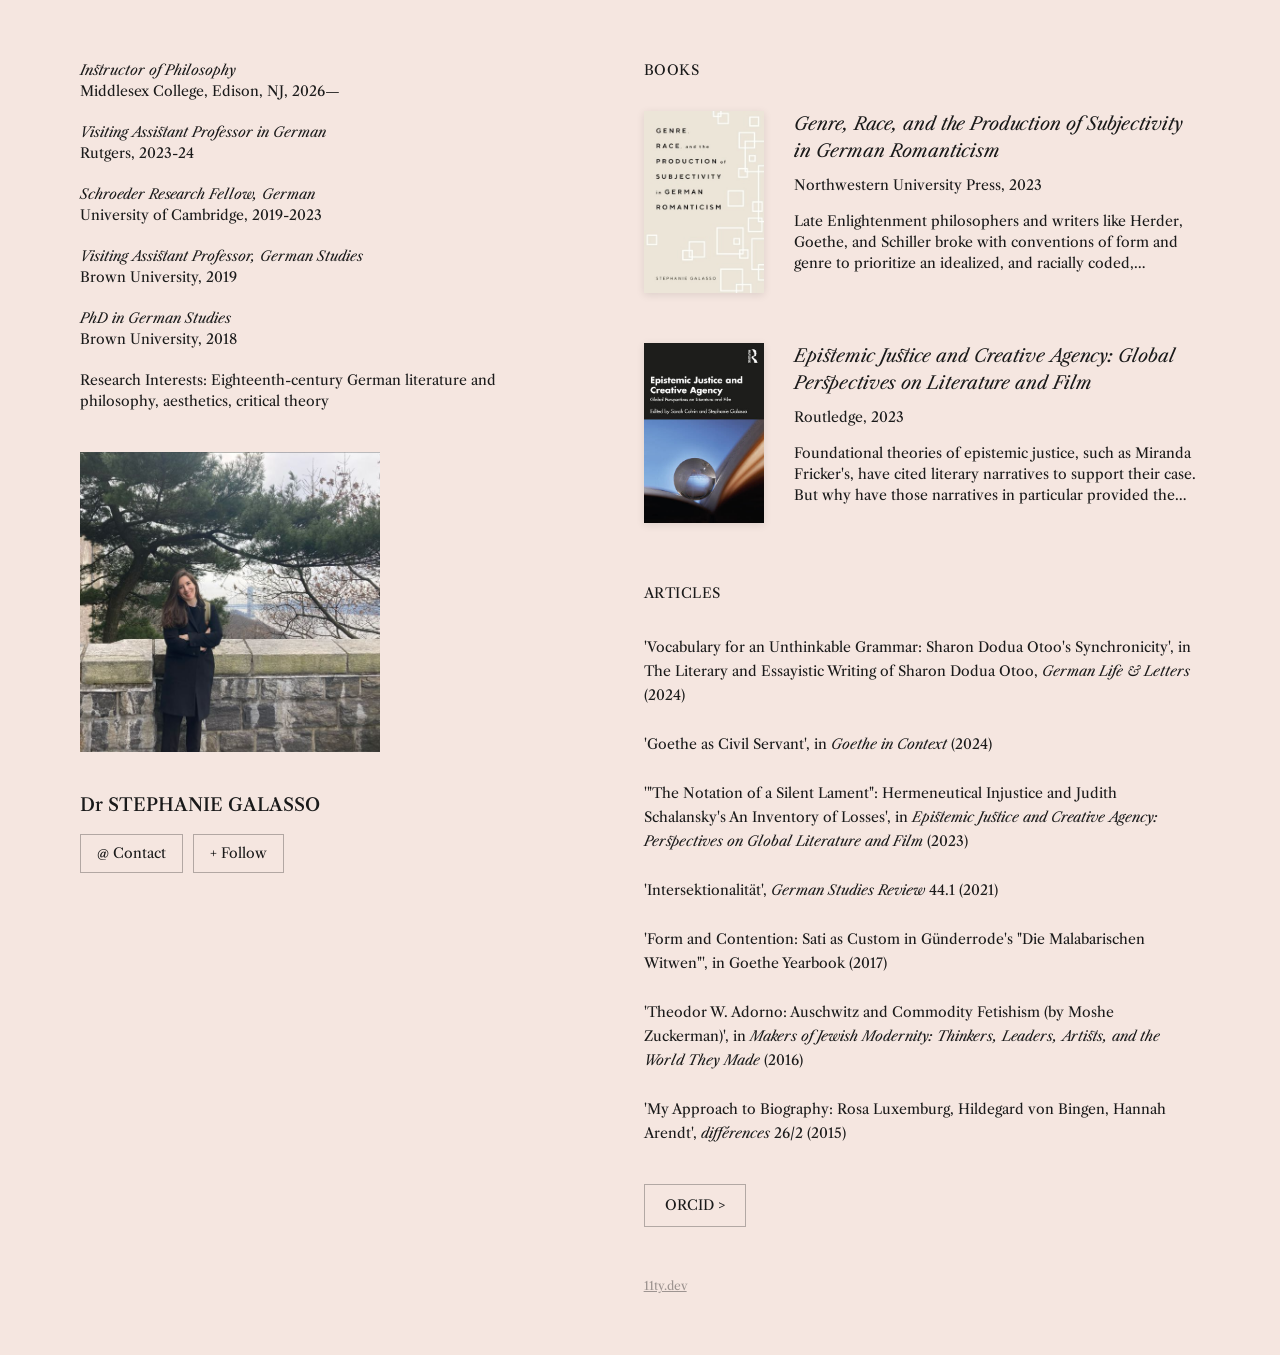
<file: index.html>
<!DOCTYPE html>
<html lang="en">
<head>
  <meta charset="UTF-8">
  <meta name="viewport" content="width=device-width, initial-scale=1.0">
  <title>Home - Stephanie Galasso</title>
  <link rel="preconnect" href="https://fonts.googleapis.com">
  <link rel="preconnect" href="https://fonts.gstatic.com" crossorigin>
  <link href="https://fonts.googleapis.com/css2?family=Libre+Caslon+Text:ital,wght@0,400;0,700;1,400&display=swap" rel="stylesheet">
  <link rel="stylesheet" href="/css/style.css">
</head>
<body>
  
<div class="container">
  <div class="homepage">
    <div class="bio-section">
      <div class="bio-text">
        <p><em>Instructor of Philosophy</em><br>
        Middlesex College, Edison, NJ, 2026—</p>
        
        <p><em>Visiting Assistant Professor in German</em><br>
        Rutgers, 2023-24</p>
        
        <p><em>Schroeder Research Fellow, German</em><br>
        University of Cambridge, 2019-2023</p>
        
        <p><em>Visiting Assistant Professor, German Studies</em><br>
        Brown University, 2019</p>
        
        <p><em>PhD in German Studies</em><br>
        Brown University, 2018</p>
        
        <p>Research Interests: Eighteenth-century German literature and philosophy, aesthetics, critical theory</p>
      </div>

      <div class="author-photo">
        <img src="/images/author-photo.jpg" alt="Dr Stephanie Galasso">
      </div>
      
      <div class="contact">
        <strong>Dr STEPHANIE GALASSO</strong>
        <div class="button-group">
          <a href="mailto:stephanielgalasso@gmail.com" class="btn-minimal">@ Contact</a>
          <a href="about:blank" target="_blank" class="btn-minimal">+ Follow</a>
        </div>
      </div>
      
    </div>
    
    <div class="collections-section">
      <h2>BOOKS</h2>
      <ul class="books-list">
        
        <li class="book-item">
          <a href="/books/2023/" class="book-link">
            <div class="book-content">
              
              <div class="book-image">
                <img src="/images/book-cover.jpg" alt="Genre, Race, and the Production of Subjectivity in German Romanticism">
              </div>
              
              <div class="book-info">
                <h3>Genre, Race, and the Production of Subjectivity in German Romanticism<span class="arrow-hover"> →</span></h3>
                <p>Northwestern University Press, 2023</p>
                
                <div class="book-description">Late Enlightenment philosophers and writers like Herder, Goethe, and Schiller broke with conventions of form and genre to prioritize an idealized, and racially coded, universality. Newly translated......</div>
                
              </div>
            </div>
          </a>
        </li>
        
        <li class="book-item">
          <a href="/books/2023b/" class="book-link">
            <div class="book-content">
              
              <div class="book-image">
                <img src="/images/book-cover-2023b.jpg" alt="Epistemic Justice and Creative Agency: Global Perspectives on Literature and Film">
              </div>
              
              <div class="book-info">
                <h3>Epistemic Justice and Creative Agency: Global Perspectives on Literature and Film<span class="arrow-hover"> →</span></h3>
                <p>Routledge, 2023</p>
                
                <div class="book-description">Foundational theories of epistemic justice, such as Miranda Fricker&#39;s, have cited literary narratives to support their case. But why have those narratives in particular provided the resource that was......</div>
                
              </div>
            </div>
          </a>
        </li>
        
      </ul>
      
      <div class="section-divider"></div>
      
      <h2>ARTICLES</h2>
      <ul class="articles-list">
        
        <li class="article-item">
          <a href="/articles/2024/" class="article-link">
            <span class="article-title">
              'Vocabulary for an Unthinkable Grammar: Sharon Dodua Otoo&#39;s Synchronicity', in The Literary and Essayistic Writing of Sharon Dodua Otoo, <em>German Life &amp; Letters</em> (2024)<span class="arrow-hover"> →</span>
            </span>
          </a>
        </li>
        
        <li class="article-item">
          <a href="/articles/2024b/" class="article-link">
            <span class="article-title">
              'Goethe as Civil Servant', in <em>Goethe in Context</em> (2024)<span class="arrow-hover"> →</span>
            </span>
          </a>
        </li>
        
        <li class="article-item">
          <a href="/articles/2023/" class="article-link">
            <span class="article-title">
              '&quot;The Notation of a Silent Lament&quot;: Hermeneutical Injustice and Judith Schalansky&#39;s An Inventory of Losses', in <em>Epistemic Justice and Creative Agency: Perspectives on Global Literature and Film</em> (2023)<span class="arrow-hover"> →</span>
            </span>
          </a>
        </li>
        
        <li class="article-item">
          <a href="/articles/2021/" class="article-link">
            <span class="article-title">
              'Intersektionalität', <em>German Studies Review</em> 44.1 (2021)<span class="arrow-hover"> →</span>
            </span>
          </a>
        </li>
        
        <li class="article-item">
          <a href="/articles/2017/" class="article-link">
            <span class="article-title">
              'Form and Contention: Sati as Custom in Günderrode&#39;s &quot;Die Malabarischen Witwen&quot;', in Goethe Yearbook (2017)<span class="arrow-hover"> →</span>
            </span>
          </a>
        </li>
        
        <li class="article-item">
          <a href="/articles/2016/" class="article-link">
            <span class="article-title">
              'Theodor W. Adorno: Auschwitz and Commodity Fetishism (by Moshe Zuckerman)', in <em>Makers of Jewish Modernity: Thinkers, Leaders, Artists, and the World They Made</em> (2016)<span class="arrow-hover"> →</span>
            </span>
          </a>
        </li>
        
        <li class="article-item">
          <a href="/articles/2015/" class="article-link">
            <span class="article-title">
              'My Approach to Biography: Rosa Luxemburg, Hildegard von Bingen, Hannah Arendt', <em>différences</em> 26/2 (2015)<span class="arrow-hover"> →</span>
            </span>
          </a>
        </li>
        
      </ul>
      
      <div class="orcid-link">
        <a href="https://orcid.org" target="_blank" class="btn-orcid">ORCID ></a>
      </div>

      <div class="site-footer">
        <a href="https://11ty.dev" target="_blank" class="text-link">11ty.dev</a>
      </div>
    </div>
  </div>
</div>


</body>
</html>
</file>
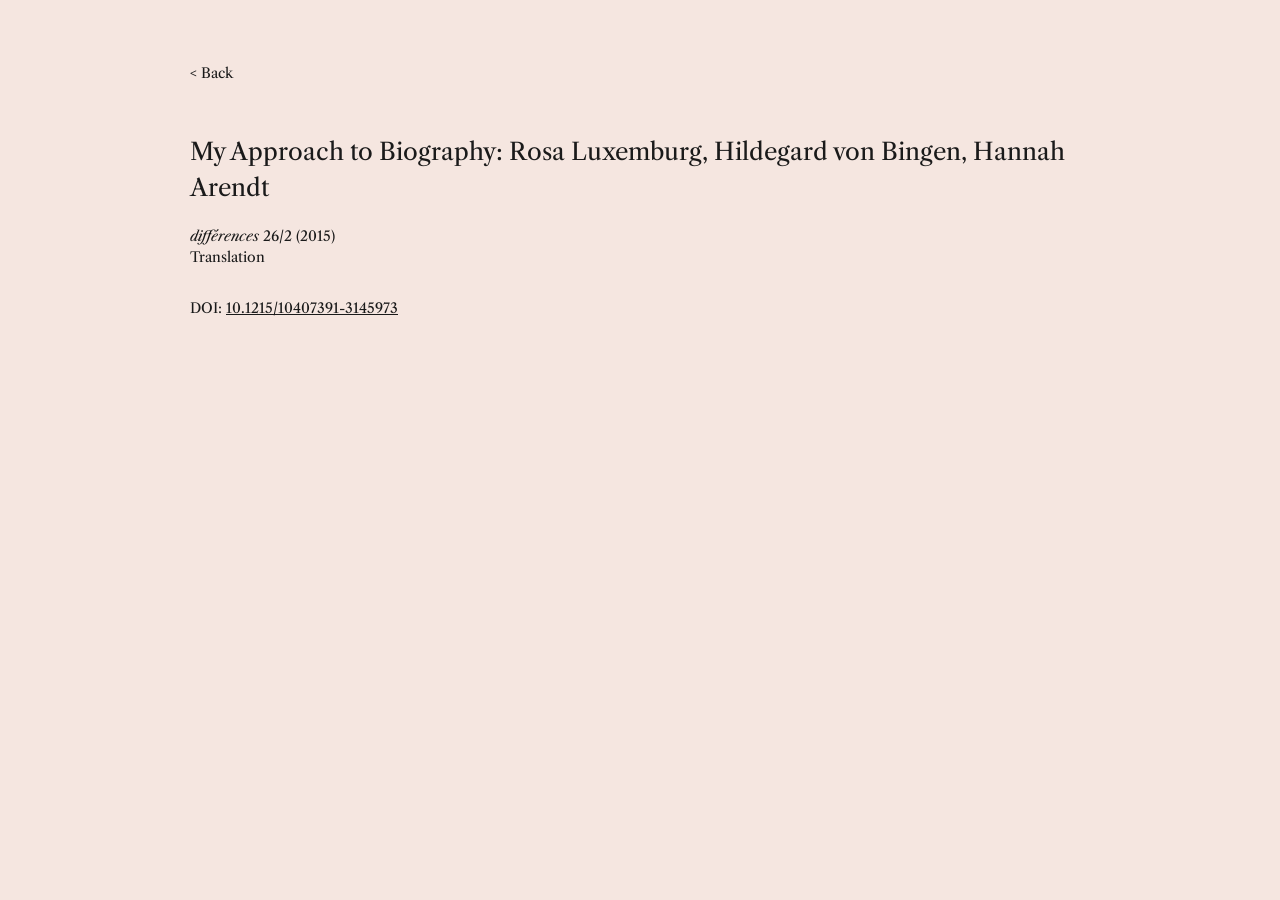
<file: articles/2015/index.html>
<!DOCTYPE html>
<html lang="en">
<head>
  <meta charset="UTF-8">
  <meta name="viewport" content="width=device-width, initial-scale=1.0">
  <title>My Approach to Biography: Rosa Luxemburg, Hildegard von Bingen, Hannah Arendt - Stephanie Galasso</title>
  <link rel="preconnect" href="https://fonts.googleapis.com">
  <link rel="preconnect" href="https://fonts.gstatic.com" crossorigin>
  <link href="https://fonts.googleapis.com/css2?family=Libre+Caslon+Text:ital,wght@0,400;0,700;1,400&display=swap" rel="stylesheet">
  <link rel="stylesheet" href="/css/style.css">
</head>
<body>
  
<div class="container">
  <div class="post-page">
    <a href="/" class="back-button">< Back</a>
    
    <div class="post-content no-image">
      
      
      <div class="post-info">
        
        
        <h1 class="article-title">My Approach to Biography: Rosa Luxemburg, Hildegard von Bingen, Hannah Arendt</h1>
        
        
        <div class="meta">
          
            
            <em>différences</em> 26/2 (2015)
          
          
          
            <br><span class="type">Translation</span>
          
        </div>
        
        
        
        
        
        
        <div class="doi">
          DOI: <a href="" target="_blank" class="text-link">10.1215/10407391-3145973</a>
        </div>
        
      </div>
    </div>
  </div>
</div>


</body>
</html>
</file>
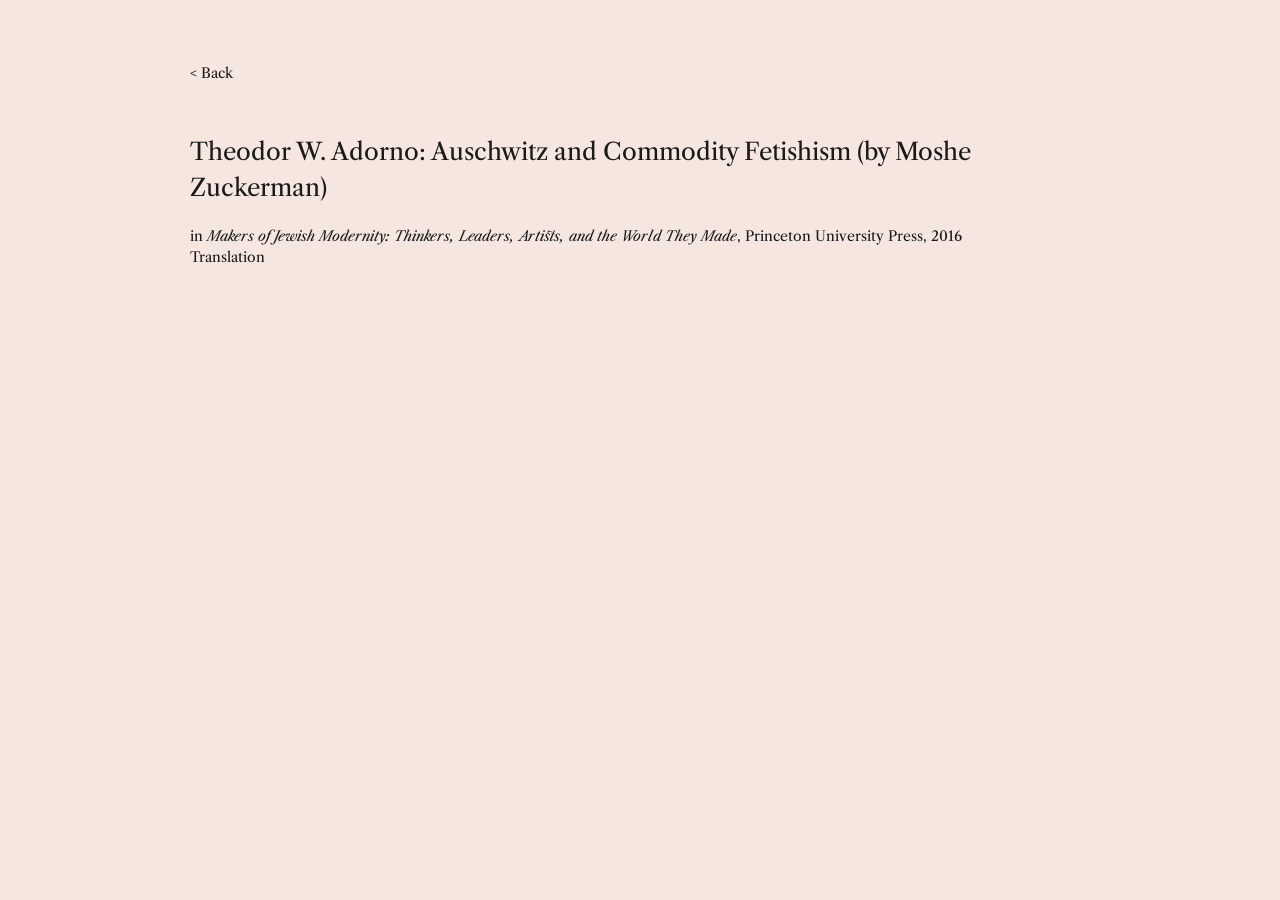
<file: articles/2016/index.html>
<!DOCTYPE html>
<html lang="en">
<head>
  <meta charset="UTF-8">
  <meta name="viewport" content="width=device-width, initial-scale=1.0">
  <title>Theodor W. Adorno: Auschwitz and Commodity Fetishism (by Moshe Zuckerman) - Stephanie Galasso</title>
  <link rel="preconnect" href="https://fonts.googleapis.com">
  <link rel="preconnect" href="https://fonts.gstatic.com" crossorigin>
  <link href="https://fonts.googleapis.com/css2?family=Libre+Caslon+Text:ital,wght@0,400;0,700;1,400&display=swap" rel="stylesheet">
  <link rel="stylesheet" href="/css/style.css">
</head>
<body>
  
<div class="container">
  <div class="post-page">
    <a href="/" class="back-button">< Back</a>
    
    <div class="post-content no-image">
      
      
      <div class="post-info">
        
        
        <h1 class="article-title">Theodor W. Adorno: Auschwitz and Commodity Fetishism (by Moshe Zuckerman)</h1>
        
        
        <div class="meta">
          
            
            in <em>Makers of Jewish Modernity: Thinkers, Leaders, Artists, and the World They Made</em>, Princeton University Press, 2016
          
          
          
            <br><span class="type">Translation</span>
          
        </div>
        
        
        
        
        
        
      </div>
    </div>
  </div>
</div>


</body>
</html>
</file>
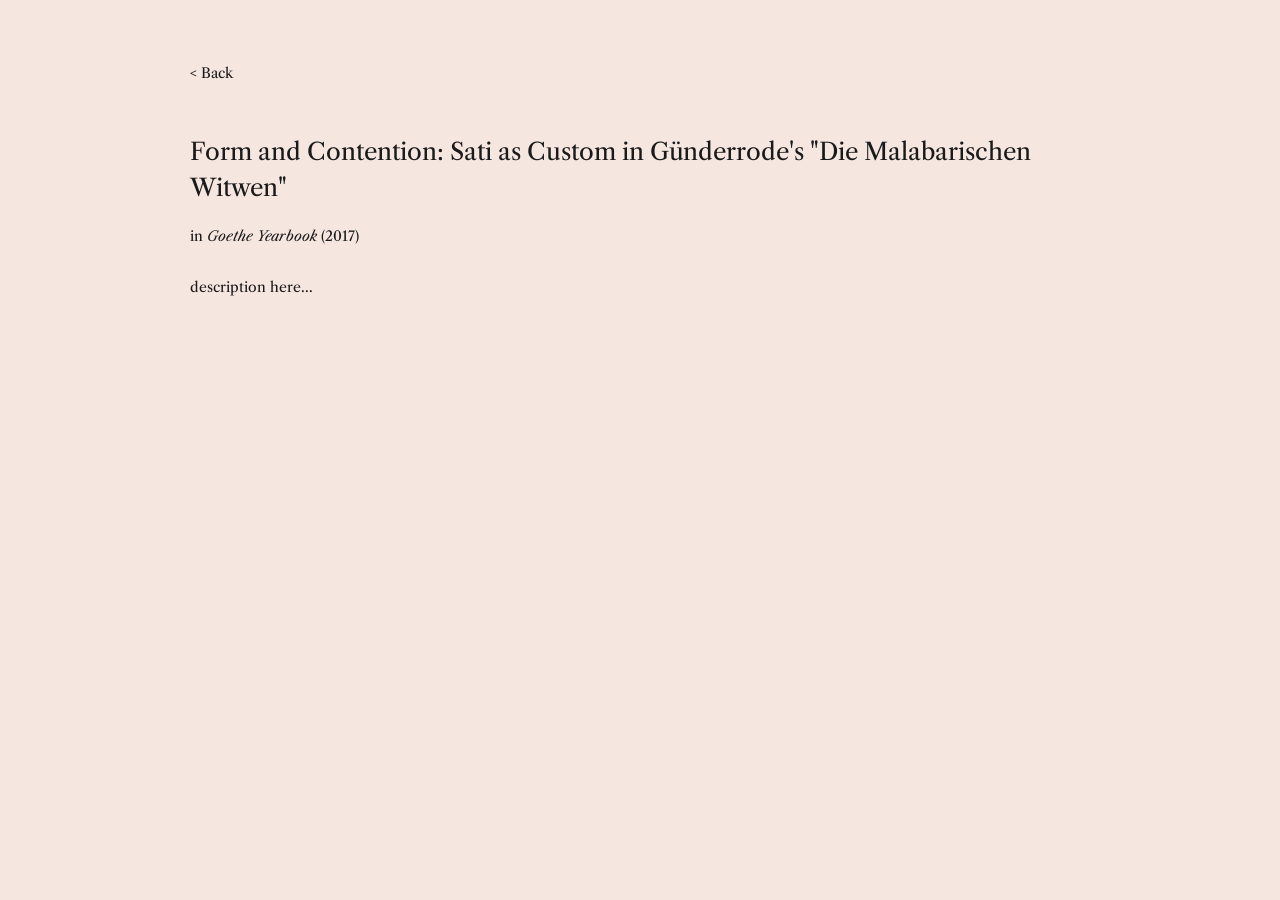
<file: articles/2017/index.html>
<!DOCTYPE html>
<html lang="en">
<head>
  <meta charset="UTF-8">
  <meta name="viewport" content="width=device-width, initial-scale=1.0">
  <title>Form and Contention: Sati as Custom in Günderrode&#39;s &quot;Die Malabarischen Witwen&quot; - Stephanie Galasso</title>
  <link rel="preconnect" href="https://fonts.googleapis.com">
  <link rel="preconnect" href="https://fonts.gstatic.com" crossorigin>
  <link href="https://fonts.googleapis.com/css2?family=Libre+Caslon+Text:ital,wght@0,400;0,700;1,400&display=swap" rel="stylesheet">
  <link rel="stylesheet" href="/css/style.css">
</head>
<body>
  
<div class="container">
  <div class="post-page">
    <a href="/" class="back-button">< Back</a>
    
    <div class="post-content no-image">
      
      
      <div class="post-info">
        
        
        <h1 class="article-title">Form and Contention: Sati as Custom in Günderrode&#39;s &quot;Die Malabarischen Witwen&quot;</h1>
        
        
        <div class="meta">
          
            
            in <em>Goethe Yearbook</em> (2017)
          
          
          
        </div>
        
        
        <div class="description">
          description here...
        </div>
        
        
        
        
        
      </div>
    </div>
  </div>
</div>


</body>
</html>
</file>
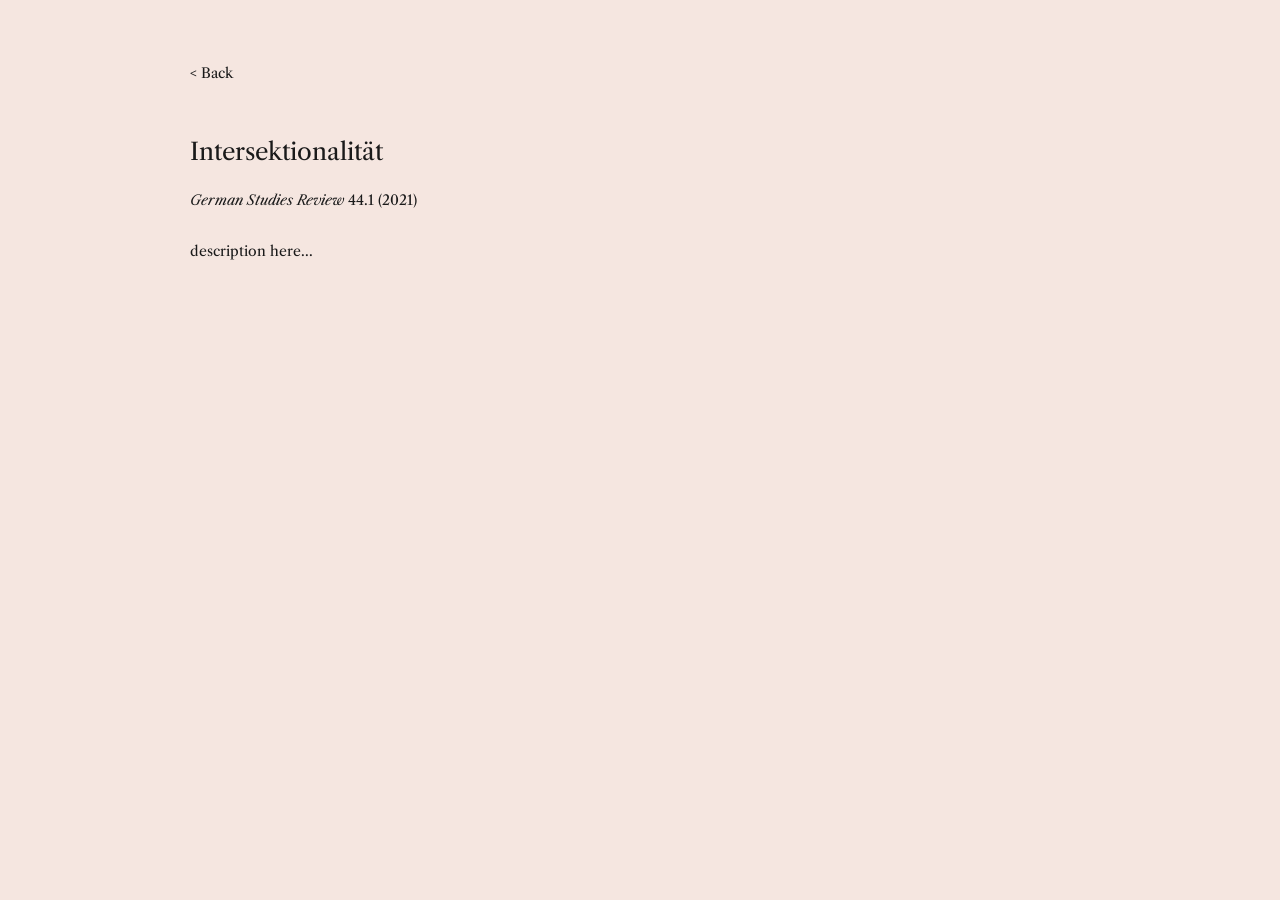
<file: articles/2021/index.html>
<!DOCTYPE html>
<html lang="en">
<head>
  <meta charset="UTF-8">
  <meta name="viewport" content="width=device-width, initial-scale=1.0">
  <title>Intersektionalität - Stephanie Galasso</title>
  <link rel="preconnect" href="https://fonts.googleapis.com">
  <link rel="preconnect" href="https://fonts.gstatic.com" crossorigin>
  <link href="https://fonts.googleapis.com/css2?family=Libre+Caslon+Text:ital,wght@0,400;0,700;1,400&display=swap" rel="stylesheet">
  <link rel="stylesheet" href="/css/style.css">
</head>
<body>
  
<div class="container">
  <div class="post-page">
    <a href="/" class="back-button">< Back</a>
    
    <div class="post-content no-image">
      
      
      <div class="post-info">
        
        
        <h1 class="article-title">Intersektionalität</h1>
        
        
        <div class="meta">
          
            
            <em>German Studies Review</em> 44.1 (2021)
          
          
          
        </div>
        
        
        <div class="description">
          description here...
        </div>
        
        
        
        
        
      </div>
    </div>
  </div>
</div>


</body>
</html>
</file>
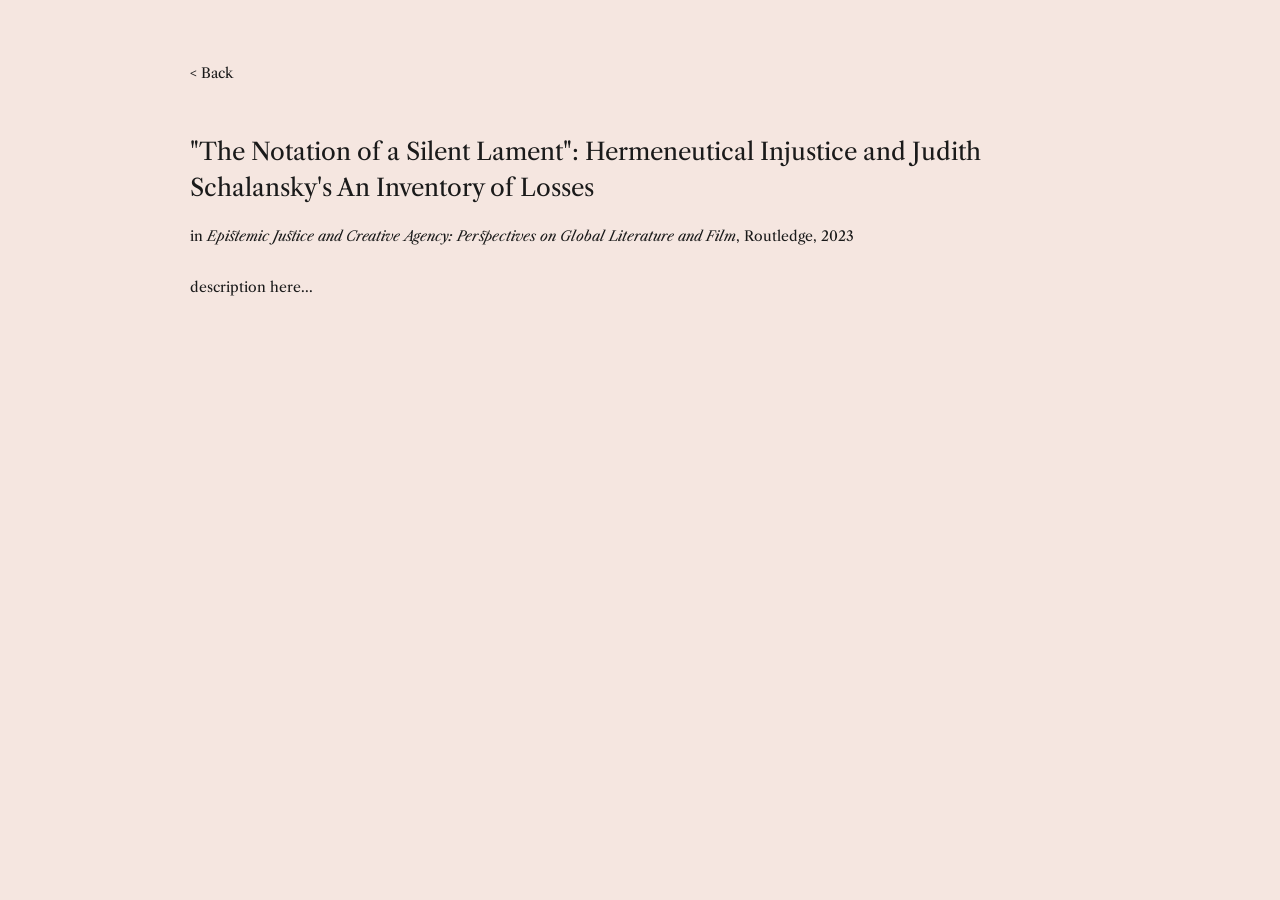
<file: articles/2023/index.html>
<!DOCTYPE html>
<html lang="en">
<head>
  <meta charset="UTF-8">
  <meta name="viewport" content="width=device-width, initial-scale=1.0">
  <title>&quot;The Notation of a Silent Lament&quot;: Hermeneutical Injustice and Judith Schalansky&#39;s An Inventory of Losses - Stephanie Galasso</title>
  <link rel="preconnect" href="https://fonts.googleapis.com">
  <link rel="preconnect" href="https://fonts.gstatic.com" crossorigin>
  <link href="https://fonts.googleapis.com/css2?family=Libre+Caslon+Text:ital,wght@0,400;0,700;1,400&display=swap" rel="stylesheet">
  <link rel="stylesheet" href="/css/style.css">
</head>
<body>
  
<div class="container">
  <div class="post-page">
    <a href="/" class="back-button">< Back</a>
    
    <div class="post-content no-image">
      
      
      <div class="post-info">
        
        
        <h1 class="article-title">&quot;The Notation of a Silent Lament&quot;: Hermeneutical Injustice and Judith Schalansky&#39;s An Inventory of Losses</h1>
        
        
        <div class="meta">
          
            
            in <em>Epistemic Justice and Creative Agency: Perspectives on Global Literature and Film</em>, Routledge, 2023
          
          
          
        </div>
        
        
        <div class="description">
          description here...
        </div>
        
        
        
        
        
      </div>
    </div>
  </div>
</div>


</body>
</html>
</file>
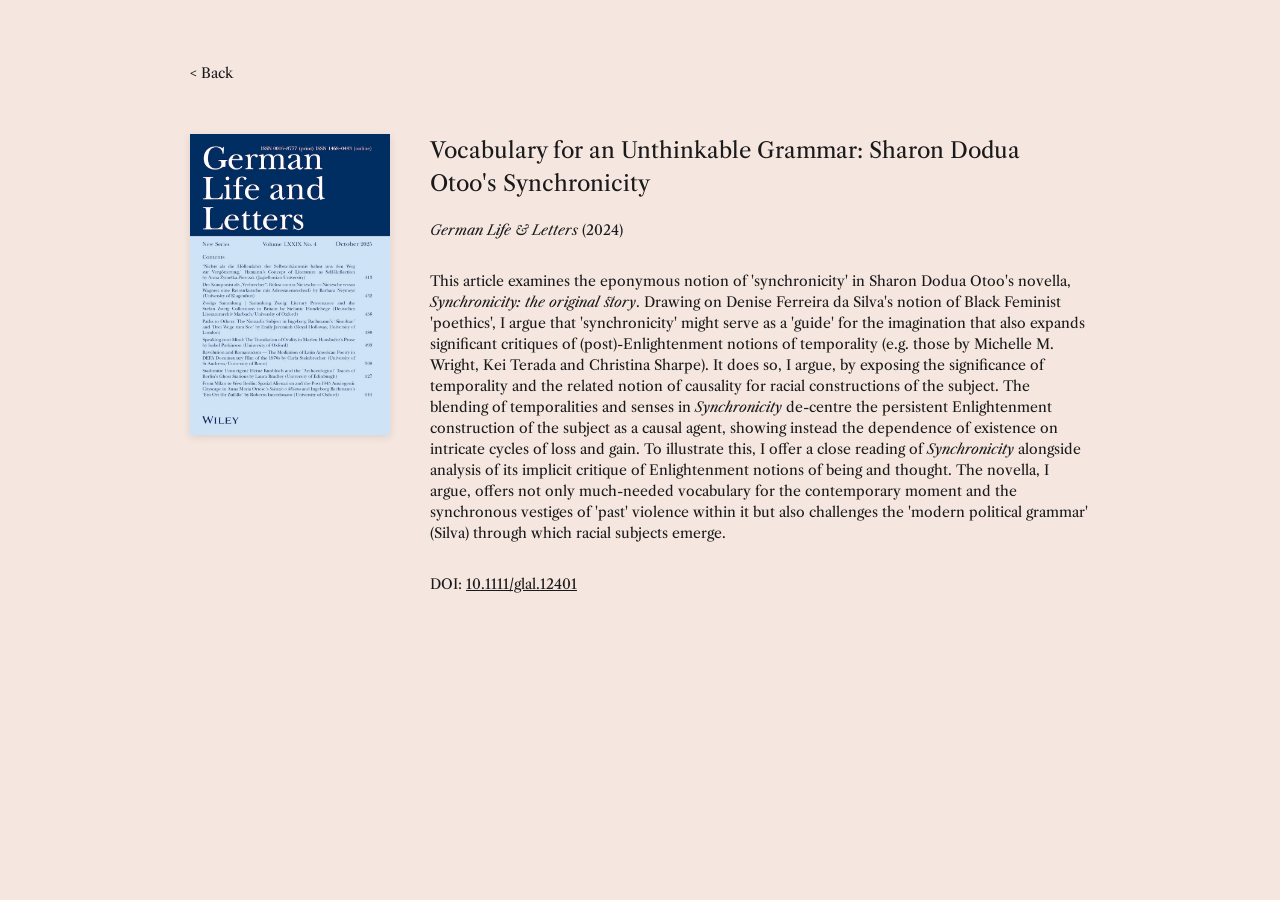
<file: articles/2024/index.html>
<!DOCTYPE html>
<html lang="en">
<head>
  <meta charset="UTF-8">
  <meta name="viewport" content="width=device-width, initial-scale=1.0">
  <title>Vocabulary for an Unthinkable Grammar: Sharon Dodua Otoo&#39;s Synchronicity - Stephanie Galasso</title>
  <link rel="preconnect" href="https://fonts.googleapis.com">
  <link rel="preconnect" href="https://fonts.gstatic.com" crossorigin>
  <link href="https://fonts.googleapis.com/css2?family=Libre+Caslon+Text:ital,wght@0,400;0,700;1,400&display=swap" rel="stylesheet">
  <link rel="stylesheet" href="/css/style.css">
</head>
<body>
  
<div class="container">
  <div class="post-page">
    <a href="/" class="back-button">< Back</a>
    
    <div class="post-content ">
      
      <div class="post-image">
        <img src="/images/german-life-letters.jpg" alt="Vocabulary for an Unthinkable Grammar: Sharon Dodua Otoo&#39;s Synchronicity">
      </div>
      
      
      <div class="post-info">
        
        
        <h1 class="article-title">Vocabulary for an Unthinkable Grammar: Sharon Dodua Otoo&#39;s Synchronicity</h1>
        
        
        <div class="meta">
          
            
            <em>German Life &amp; Letters</em> (2024)
          
          
          
        </div>
        
        
        <div class="description">
          This article examines the eponymous notion of 'synchronicity' in Sharon Dodua Otoo's novella, <em>Synchronicity: the original story</em>. Drawing on Denise Ferreira da Silva's notion of Black Feminist 'poethics', I argue that 'synchronicity' might serve as a 'guide' for the imagination that also expands significant critiques of (post)-Enlightenment notions of temporality (e.g. those by Michelle M. Wright, Kei Terada and Christina Sharpe). It does so, I argue, by exposing the significance of temporality and the related notion of causality for racial constructions of the subject. The blending of temporalities and senses in <em>Synchronicity</em> de-centre the persistent Enlightenment construction of the subject as a causal agent, showing instead the dependence of existence on intricate cycles of loss and gain. To illustrate this, I offer a close reading of <em>Synchronicity</em> alongside analysis of its implicit critique of Enlightenment notions of being and thought. The novella, I argue, offers not only much-needed vocabulary for the contemporary moment and the synchronous vestiges of 'past' violence within it but also challenges the 'modern political grammar' (Silva) through which racial subjects emerge.
        </div>
        
        
        
        
        
        <div class="doi">
          DOI: <a href="https://doi.org/10.1111/glal.12401" target="_blank" class="text-link">10.1111/glal.12401</a>
        </div>
        
      </div>
    </div>
  </div>
</div>


</body>
</html>
</file>
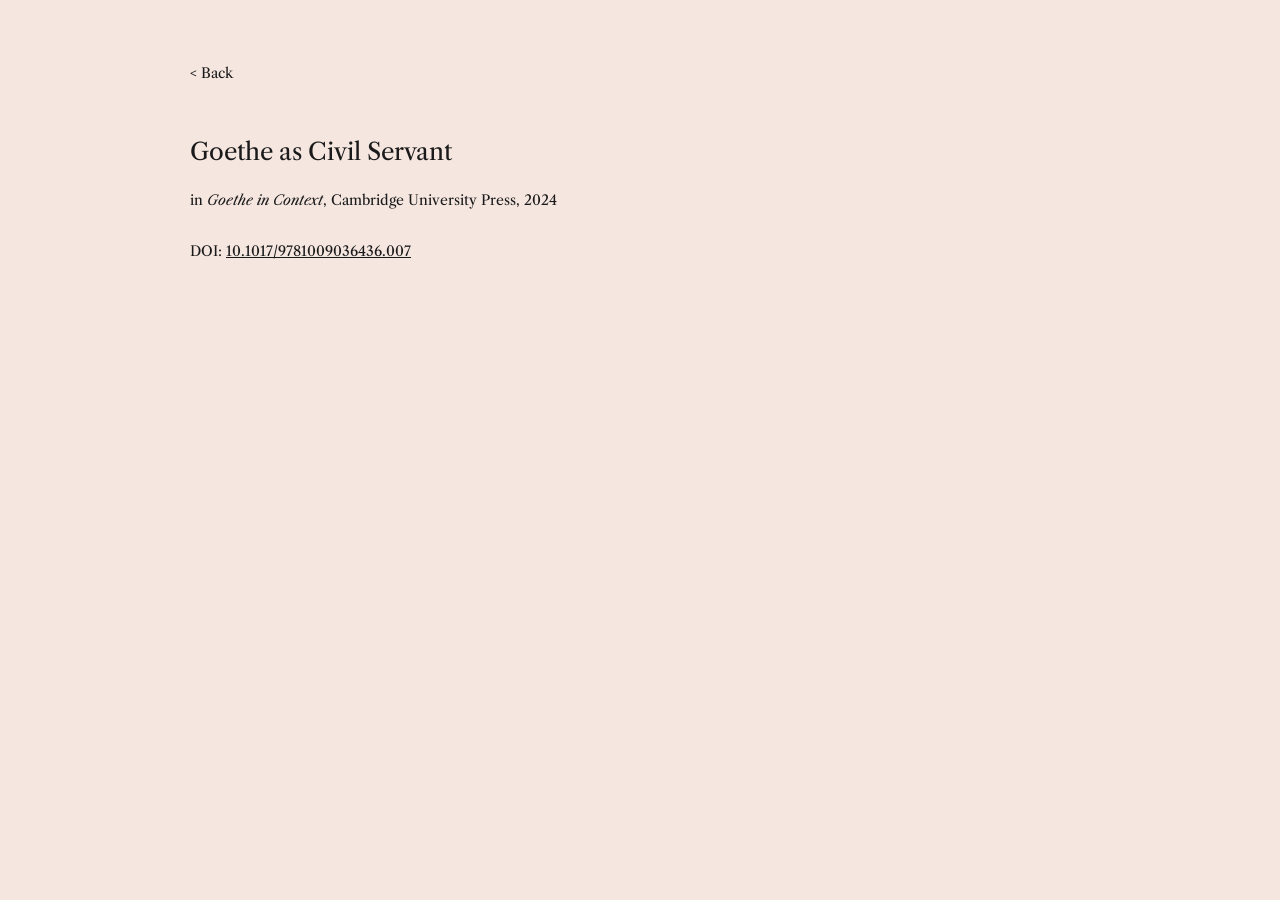
<file: articles/2024b/index.html>
<!DOCTYPE html>
<html lang="en">
<head>
  <meta charset="UTF-8">
  <meta name="viewport" content="width=device-width, initial-scale=1.0">
  <title>Goethe as Civil Servant - Stephanie Galasso</title>
  <link rel="preconnect" href="https://fonts.googleapis.com">
  <link rel="preconnect" href="https://fonts.gstatic.com" crossorigin>
  <link href="https://fonts.googleapis.com/css2?family=Libre+Caslon+Text:ital,wght@0,400;0,700;1,400&display=swap" rel="stylesheet">
  <link rel="stylesheet" href="/css/style.css">
</head>
<body>
  
<div class="container">
  <div class="post-page">
    <a href="/" class="back-button">< Back</a>
    
    <div class="post-content no-image">
      
      
      <div class="post-info">
        
        
        <h1 class="article-title">Goethe as Civil Servant</h1>
        
        
        <div class="meta">
          
            
            in <em>Goethe in Context</em>, Cambridge University Press, 2024
          
          
          
        </div>
        
        
        
        
        
        
        <div class="doi">
          DOI: <a href="" target="_blank" class="text-link">10.1017/9781009036436.007</a>
        </div>
        
      </div>
    </div>
  </div>
</div>


</body>
</html>
</file>
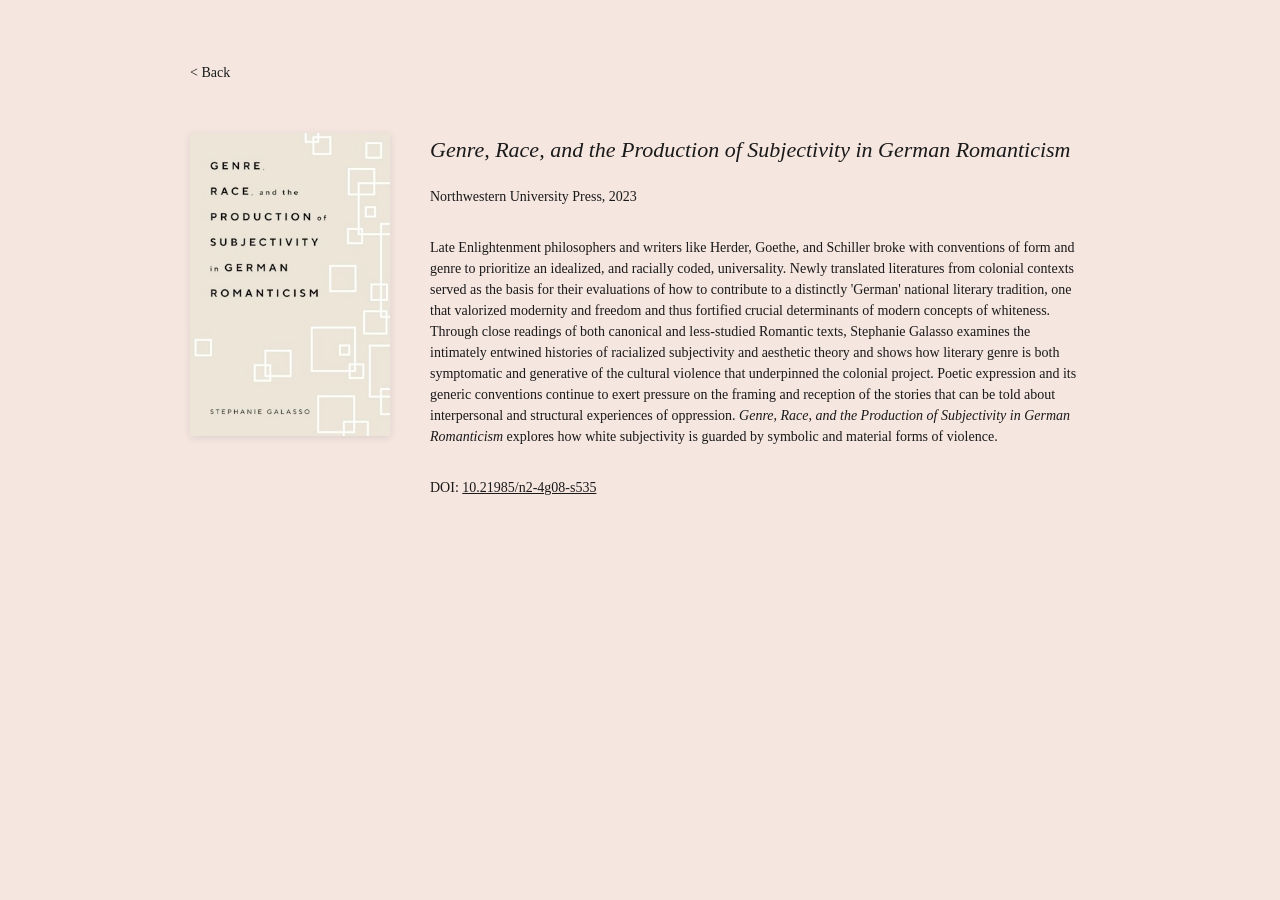
<file: books/2023 copy/index.html>
<!DOCTYPE html>
<html lang="en">
<head>
  <meta charset="UTF-8">
  <meta name="viewport" content="width=device-width, initial-scale=1.0">
  <title>Genre, Race, and the Production of Subjectivity in German Romanticism - Stephanie Galasso</title>
  <link rel="preconnect" href="https://fonts.googleapis.com">
  <link rel="preconnect" href="https://fonts.gstatic.com" crossorigin>
  <link href="https://fonts.googleapis.com/css2?family=EB+Garamond:ital,wght@0,400;0,500;0,600;0,700;1,400;1,500&display=swap" rel="stylesheet">
  <link rel="stylesheet" href="/css/style.css">
</head>
<body>
  
<div class="container">
  <div class="post-page">
    <a href="/" class="back-button">< Back</a>
    
    <div class="post-content ">
      
      <div class="post-image">
        <img src="/images/book-cover.jpg" alt="Genre, Race, and the Production of Subjectivity in German Romanticism">
      </div>
      
      
      <div class="post-info">
        
        
        <h1 class="book-title"><em>Genre, Race, and the Production of Subjectivity in German Romanticism</em></h1>
        
        
        <div class="meta">
          
            
            Northwestern University Press, 2023
          
          
          
        </div>
        
        
        <div class="description">
          Late Enlightenment philosophers and writers like Herder, Goethe, and Schiller broke with conventions of form and genre to prioritize an idealized, and racially coded, universality. Newly translated literatures from colonial contexts served as the basis for their evaluations of how to contribute to a distinctly 'German' national literary tradition, one that valorized modernity and freedom and thus fortified crucial determinants of modern concepts of whiteness. Through close readings of both canonical and less-studied Romantic texts, Stephanie Galasso examines the intimately entwined histories of racialized subjectivity and aesthetic theory and shows how literary genre is both symptomatic and generative of the cultural violence that underpinned the colonial project. Poetic expression and its generic conventions continue to exert pressure on the framing and reception of the stories that can be told about interpersonal and structural experiences of oppression. <em>Genre, Race, and the Production of Subjectivity in German Romanticism</em> explores how white subjectivity is guarded by symbolic and material forms of violence.
        </div>
        
        
        
        
        
        <div class="doi">
          DOI: <a href="https://doi.org/10.21985/n2-4g08-s535" target="_blank" class="text-link">10.21985/n2-4g08-s535</a>
        </div>
        
      </div>
    </div>
  </div>
</div>


</body>
</html>
</file>
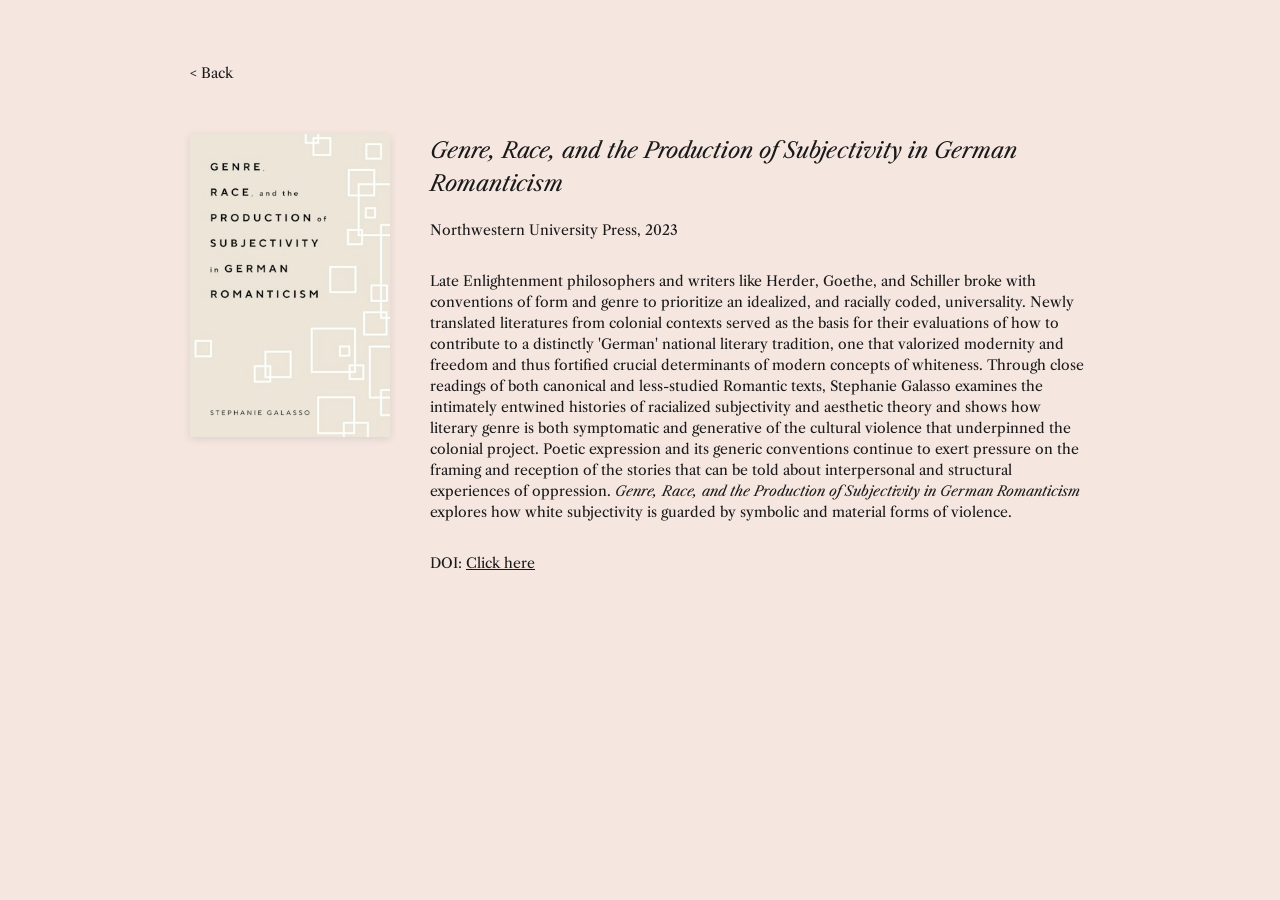
<file: books/2023/index.html>
<!DOCTYPE html>
<html lang="en">
<head>
  <meta charset="UTF-8">
  <meta name="viewport" content="width=device-width, initial-scale=1.0">
  <title>Genre, Race, and the Production of Subjectivity in German Romanticism - Stephanie Galasso</title>
  <link rel="preconnect" href="https://fonts.googleapis.com">
  <link rel="preconnect" href="https://fonts.gstatic.com" crossorigin>
  <link href="https://fonts.googleapis.com/css2?family=Libre+Caslon+Text:ital,wght@0,400;0,700;1,400&display=swap" rel="stylesheet">
  <link rel="stylesheet" href="/css/style.css">
</head>
<body>
  
<div class="container">
  <div class="post-page">
    <a href="/" class="back-button">< Back</a>
    
    <div class="post-content ">
      
      <div class="post-image">
        <img src="/images/book-cover.jpg" alt="Genre, Race, and the Production of Subjectivity in German Romanticism">
      </div>
      
      
      <div class="post-info">
        
        
        <h1 class="book-title"><em>Genre, Race, and the Production of Subjectivity in German Romanticism</em></h1>
        
        
        <div class="meta">
          
            
            Northwestern University Press, 2023
          
          
          
        </div>
        
        
        <div class="description">
          Late Enlightenment philosophers and writers like Herder, Goethe, and Schiller broke with conventions of form and genre to prioritize an idealized, and racially coded, universality. Newly translated literatures from colonial contexts served as the basis for their evaluations of how to contribute to a distinctly 'German' national literary tradition, one that valorized modernity and freedom and thus fortified crucial determinants of modern concepts of whiteness. Through close readings of both canonical and less-studied Romantic texts, Stephanie Galasso examines the intimately entwined histories of racialized subjectivity and aesthetic theory and shows how literary genre is both symptomatic and generative of the cultural violence that underpinned the colonial project. Poetic expression and its generic conventions continue to exert pressure on the framing and reception of the stories that can be told about interpersonal and structural experiences of oppression. <em>Genre, Race, and the Production of Subjectivity in German Romanticism</em> explores how white subjectivity is guarded by symbolic and material forms of violence.
        </div>
        
        
        
        
        
        <div class="doi">
          DOI: <a href="https://nupress.northwestern.edu/9780810146808/genre-race-and-the-production-of-subjectivity-in-german-romanticism/" target="_blank" class="text-link">Click here</a>
        </div>
        
      </div>
    </div>
  </div>
</div>


</body>
</html>
</file>
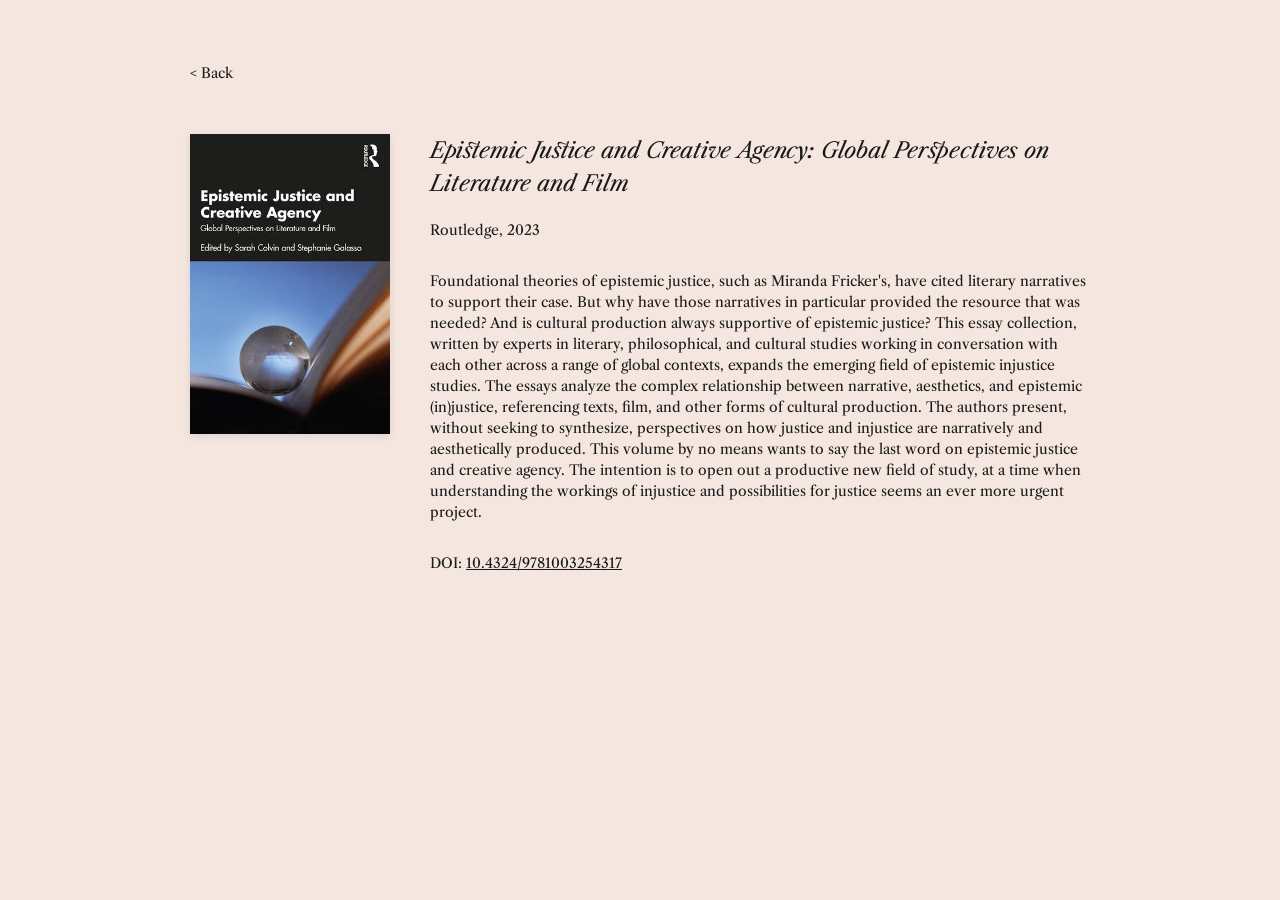
<file: books/2023b/index.html>
<!DOCTYPE html>
<html lang="en">
<head>
  <meta charset="UTF-8">
  <meta name="viewport" content="width=device-width, initial-scale=1.0">
  <title>Epistemic Justice and Creative Agency: Global Perspectives on Literature and Film - Stephanie Galasso</title>
  <link rel="preconnect" href="https://fonts.googleapis.com">
  <link rel="preconnect" href="https://fonts.gstatic.com" crossorigin>
  <link href="https://fonts.googleapis.com/css2?family=Libre+Caslon+Text:ital,wght@0,400;0,700;1,400&display=swap" rel="stylesheet">
  <link rel="stylesheet" href="/css/style.css">
</head>
<body>
  
<div class="container">
  <div class="post-page">
    <a href="/" class="back-button">< Back</a>
    
    <div class="post-content ">
      
      <div class="post-image">
        <img src="/images/book-cover-2023b.jpg" alt="Epistemic Justice and Creative Agency: Global Perspectives on Literature and Film">
      </div>
      
      
      <div class="post-info">
        
        
        <h1 class="book-title"><em>Epistemic Justice and Creative Agency: Global Perspectives on Literature and Film</em></h1>
        
        
        <div class="meta">
          
            
            Routledge, 2023
          
          
          
        </div>
        
        
        <div class="description">
          Foundational theories of epistemic justice, such as Miranda Fricker's, have cited literary narratives to support their case. But why have those narratives in particular provided the resource that was needed? And is cultural production always supportive of epistemic justice? This essay collection, written by experts in literary, philosophical, and cultural studies working in conversation with each other across a range of global contexts, expands the emerging field of epistemic injustice studies. The essays analyze the complex relationship between narrative, aesthetics, and epistemic (in)justice, referencing texts, film, and other forms of cultural production. The authors present, without seeking to synthesize, perspectives on how justice and injustice are narratively and aesthetically produced. This volume by no means wants to say the last word on epistemic justice and creative agency. The intention is to open out a productive new field of study, at a time when understanding the workings of injustice and possibilities for justice seems an ever more urgent project.
        </div>
        
        
        
        
        
        <div class="doi">
          DOI: <a href="https://doi.org/10.4324/9781003254317" target="_blank" class="text-link">10.4324/9781003254317</a>
        </div>
        
      </div>
    </div>
  </div>
</div>


</body>
</html>
</file>
<file: css/style.css>
* {
  margin: 0;
  padding: 0;
  box-sizing: border-box;
}

body {
  font-family: 'Libre Caslon Text', serif;
  background-color: #f5e6e0;
  color: #1a1a1a;
  line-height: 1.5;
  font-size: 16px;
}

/* General Link Style */
.text-link {
  color: #1a1a1a;
  text-decoration: underline;
  transition: opacity 0.3s ease;
}

.text-link:hover {
  opacity: 0.6;
}

.container {
  max-width: 1400px;
  margin: 0 auto;
  padding: 60px 80px;
}

/* Homepage Layout */
.homepage {
  display: grid;
  grid-template-columns: 1fr 1.2fr;
  gap: 100px;
  align-items: start;
}

/* Left Column - Bio */
.bio-section {
  position: sticky;
  top: 60px;
}

.bio-section h1 {
  font-size: 14px;
  font-weight: 400;
  letter-spacing: 0.5px;
  margin-bottom: 40px;
  text-transform: uppercase;
}

.bio-text {
  font-size: 14px;
  line-height: 1.5;
  margin-bottom: 40px;
}

.bio-text p {
  margin-bottom: 20px;
}

.author-photo {
  margin: 40px 0;
}

.author-photo img {
  width: 100%;
  max-width: 300px;
  height: auto;
  display: block;
}

.contact {
  font-size: 18px;
  font-weight: 400;
  margin-top: 20px;
}

.contact strong {
  font-weight: 500;
}

/* Minimalist buttons */
.button-group {
  display: flex;
  gap: 10px;
  margin-top: 15px;
}

.btn-minimal {
  display: inline-block;
  padding: 8px 16px;
  border: 1px solid rgba(26, 26, 26, 0.3);
  background: transparent;
  color: #1a1a1a;
  text-decoration: none;
  font-size: 14px;
  transition: all 0.3s ease;
  border-radius: 0;
}

.btn-minimal:hover {
  border-color: rgba(26, 26, 26, 0.6);
  background: rgba(26, 26, 26, 0.05);
}

.site-footer {
  margin-top: 50px;
  font-size: 12px;
  line-height: 1.5;
  color: rgba(26, 26, 26, 0.4);
  font-weight: 300;
}

.site-footer a {
  color: rgba(26, 26, 26, 0.4);
  text-decoration: underline;
  transition: color 0.3s ease;
}

.site-footer a:hover {
  color: rgba(26, 26, 26, 0.6);
}

/* Right Column - Collections */
.collections-section h2 {
  font-size: 14px;
  font-weight: 400;
  letter-spacing: 0.5px;
  margin-bottom: 30px;
  text-transform: uppercase;
}

.section-divider {
  margin: 60px 0;
}

/* Books */
.books-list {
  list-style: none;
}

.book-item {
  margin-bottom: 50px;
}

.book-link {
  display: block;
  text-decoration: none;
  color: inherit;
  transition: opacity 0.3s ease;
}

.book-link:hover {
  opacity: 0.6;
}

.book-link .arrow-hover {
  display: inline-block;
  opacity: 0;
  transform: translateX(-5px);
  transition: opacity 0.3s ease, transform 0.3s ease;
  margin-left: 5px;
}

.book-link:hover .arrow-hover {
  opacity: 1;
  transform: translateX(0);
}

.book-content {
  display: flex;
  gap: 30px;
  align-items: flex-start;
}

.book-image {
  flex-shrink: 0;
}

.book-image img {
  width: 120px;
  height: auto;
  display: block;
  box-shadow: 0 2px 8px rgba(0,0,0,0.1);
}

.book-info h3 {
  font-size: 18px;
  font-style: italic;
  font-weight: 400;
  line-height: 1.5;
  margin-bottom: 10px;
}

.book-info p {
  font-size: 14px;
  line-height: 1.5;
  margin-bottom: 8px;
}

.book-description {
  margin-top: 15px;
  font-size: 14px;
  line-height: 1.5;
}

/* Articles */
.articles-list {
  list-style: none;
}

.article-item {
  margin-bottom: 25px;
}

.article-link {
  text-decoration: none;
  color: inherit;
  display: inline-block;
  transition: opacity 0.3s ease;
  position: relative;
}

.article-link:hover {
  opacity: 0.6;
}

.article-link .arrow-hover {
  display: inline-block;
  opacity: 0;
  transform: translateX(-5px);
  transition: opacity 0.3s ease, transform 0.3s ease;
  margin-left: 5px;
}

.article-link:hover .arrow-hover {
  opacity: 1;
  transform: translateX(0);
}

.article-title {
  font-size: 14px;
  line-height: 1.5;
}

.article-publication {
  font-style: italic;
}

.article-year {
  font-weight: 500;
}

.orcid-link {
  margin-top: 40px;
}

.btn-orcid {
  display: inline-block;
  padding: 10px 20px;
  border: 1px solid rgba(26, 26, 26, 0.3);
  background: transparent;
  color: #1a1a1a;
  text-decoration: none;
  font-size: 14px;
  transition: all 0.3s ease;
  border-radius: 0;
}

.btn-orcid:hover {
  border-color: rgba(26, 26, 26, 0.6);
  background: rgba(26, 26, 26, 0.05);
}

/* Post Page */
.post-page {
  max-width: 900px;
  margin: 0 auto;
}

.back-button {
  display: inline-block;
  color: #1a1a1a;
  text-decoration: none;
  font-size: 14px;
  margin-bottom: 50px;
  transition: opacity 0.3s ease;
}

.back-button:hover {
  opacity: 0.6;
}

.post-content {
  display: flex;
  gap: 40px;
  align-items: flex-start;
}

.post-image {
  flex-shrink: 0;
}

.post-image img {
  width: 200px;
  height: auto;
  display: block;
  box-shadow: 0 2px 8px rgba(0,0,0,0.1);
}

.post-info {
  flex: 1;
}

.post-info h1 {
  font-size: 22px;
  font-weight: 400;
  line-height: 1.5;
  margin-bottom: 20px;
}

.post-info h1.book-title {
  font-style: normal;
}

.post-info h1.article-title {
  font-style: normal;
}

.post-info .meta {
  font-size: 14px;
  margin-bottom: 30px;
}

.post-info .description {
  font-size: 14px;
  line-height: 1.5;
  margin-bottom: 30px;
}

.post-info .doi {
  font-size: 14px;
  margin-top: 30px;
}

/* Article Post (no image) */
.post-content.no-image {
  display: block;
}

.post-content.no-image .post-info h1 {
  font-size: 24px;
}

/* Truncate book description on homepage */
.book-description {
  display: -webkit-box;
  -webkit-line-clamp: 3;
  -webkit-box-orient: vertical;
  line-clamp: 3;
  overflow: hidden;
  text-overflow: ellipsis;
}

/* Responsive */
@media (max-width: 1024px) {
  .homepage {
    grid-template-columns: 1fr;
    gap: 60px;
  }
  
  .bio-section {
    position: static;
  }
  
  .container {
    padding: 40px 40px;
  }
}

@media (max-width: 768px) {
  .container {
    padding: 30px 20px;
  }
  
  .book-content,
  .post-content {
    flex-direction: column;
  }
  
  .book-image img,
  .post-image img {
    width: 150px;
  }
  
  body {
    font-size: 14px;
  }
}
</file>
